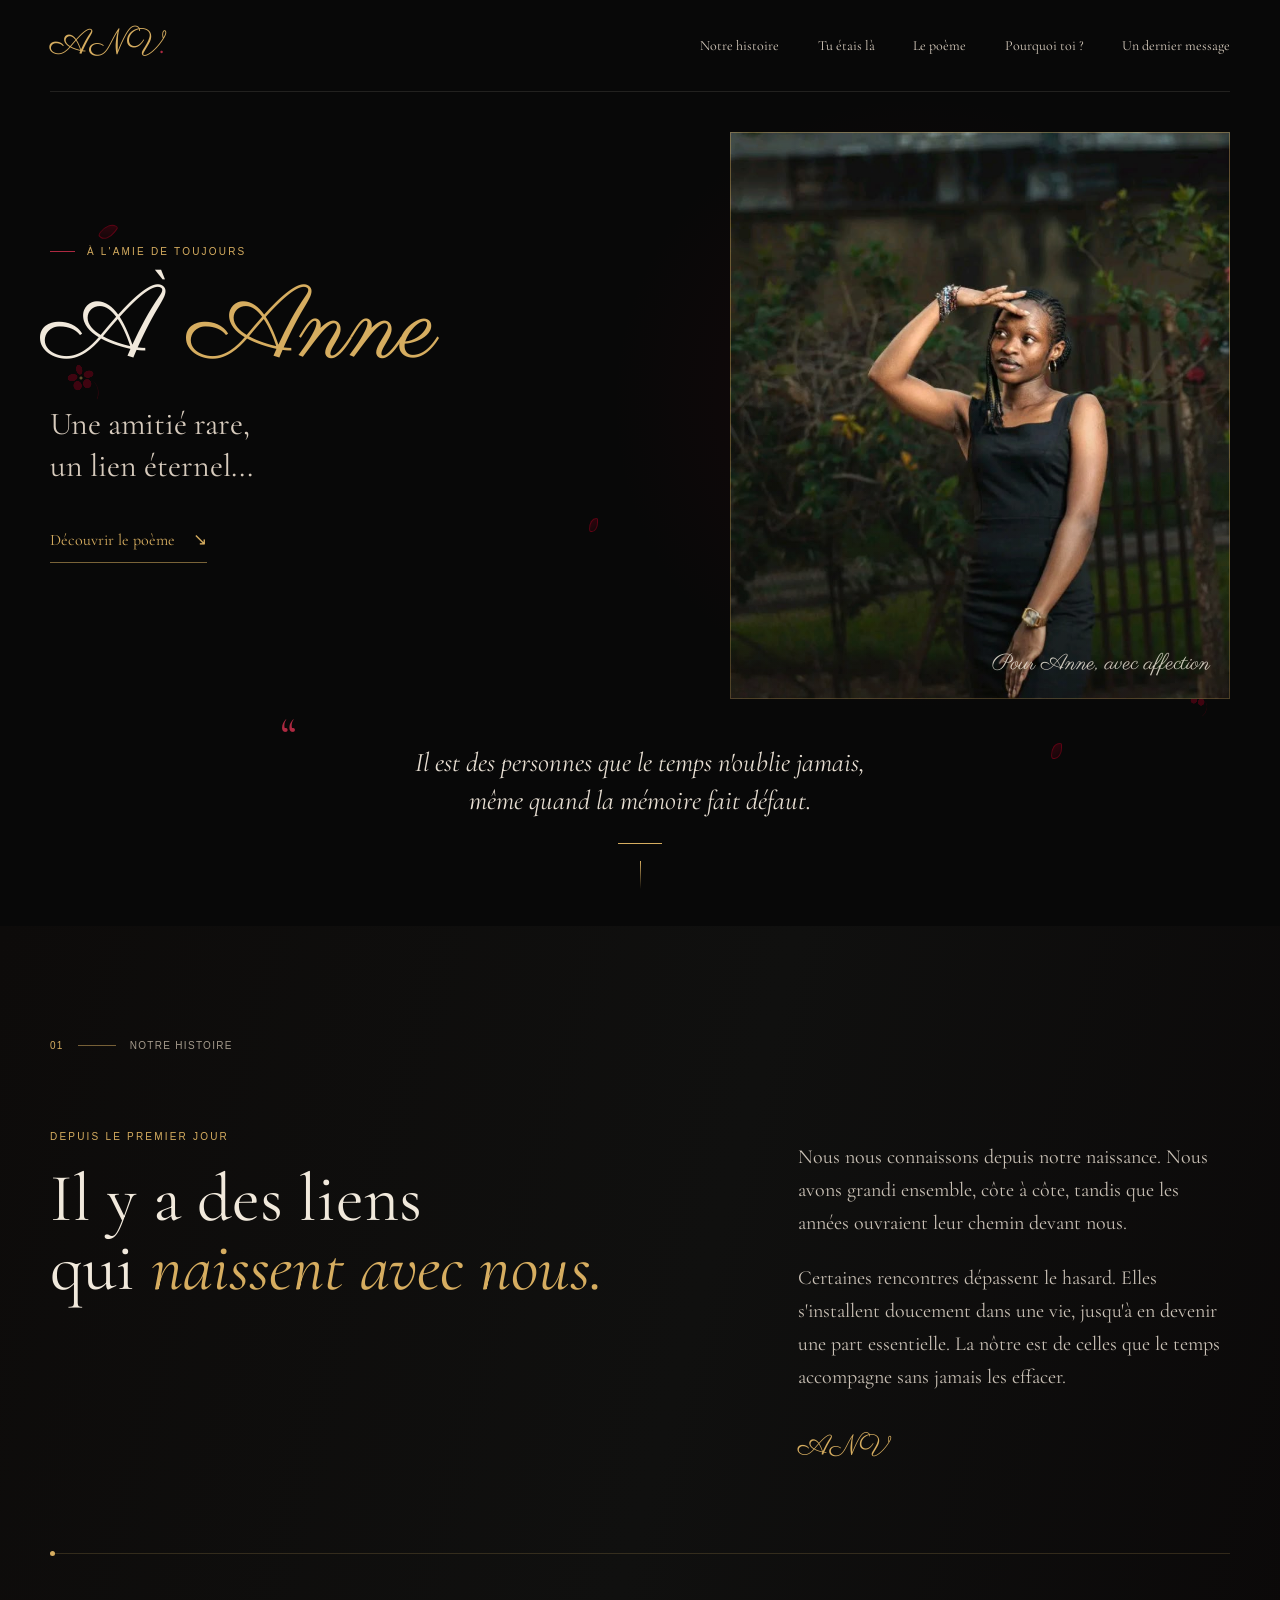
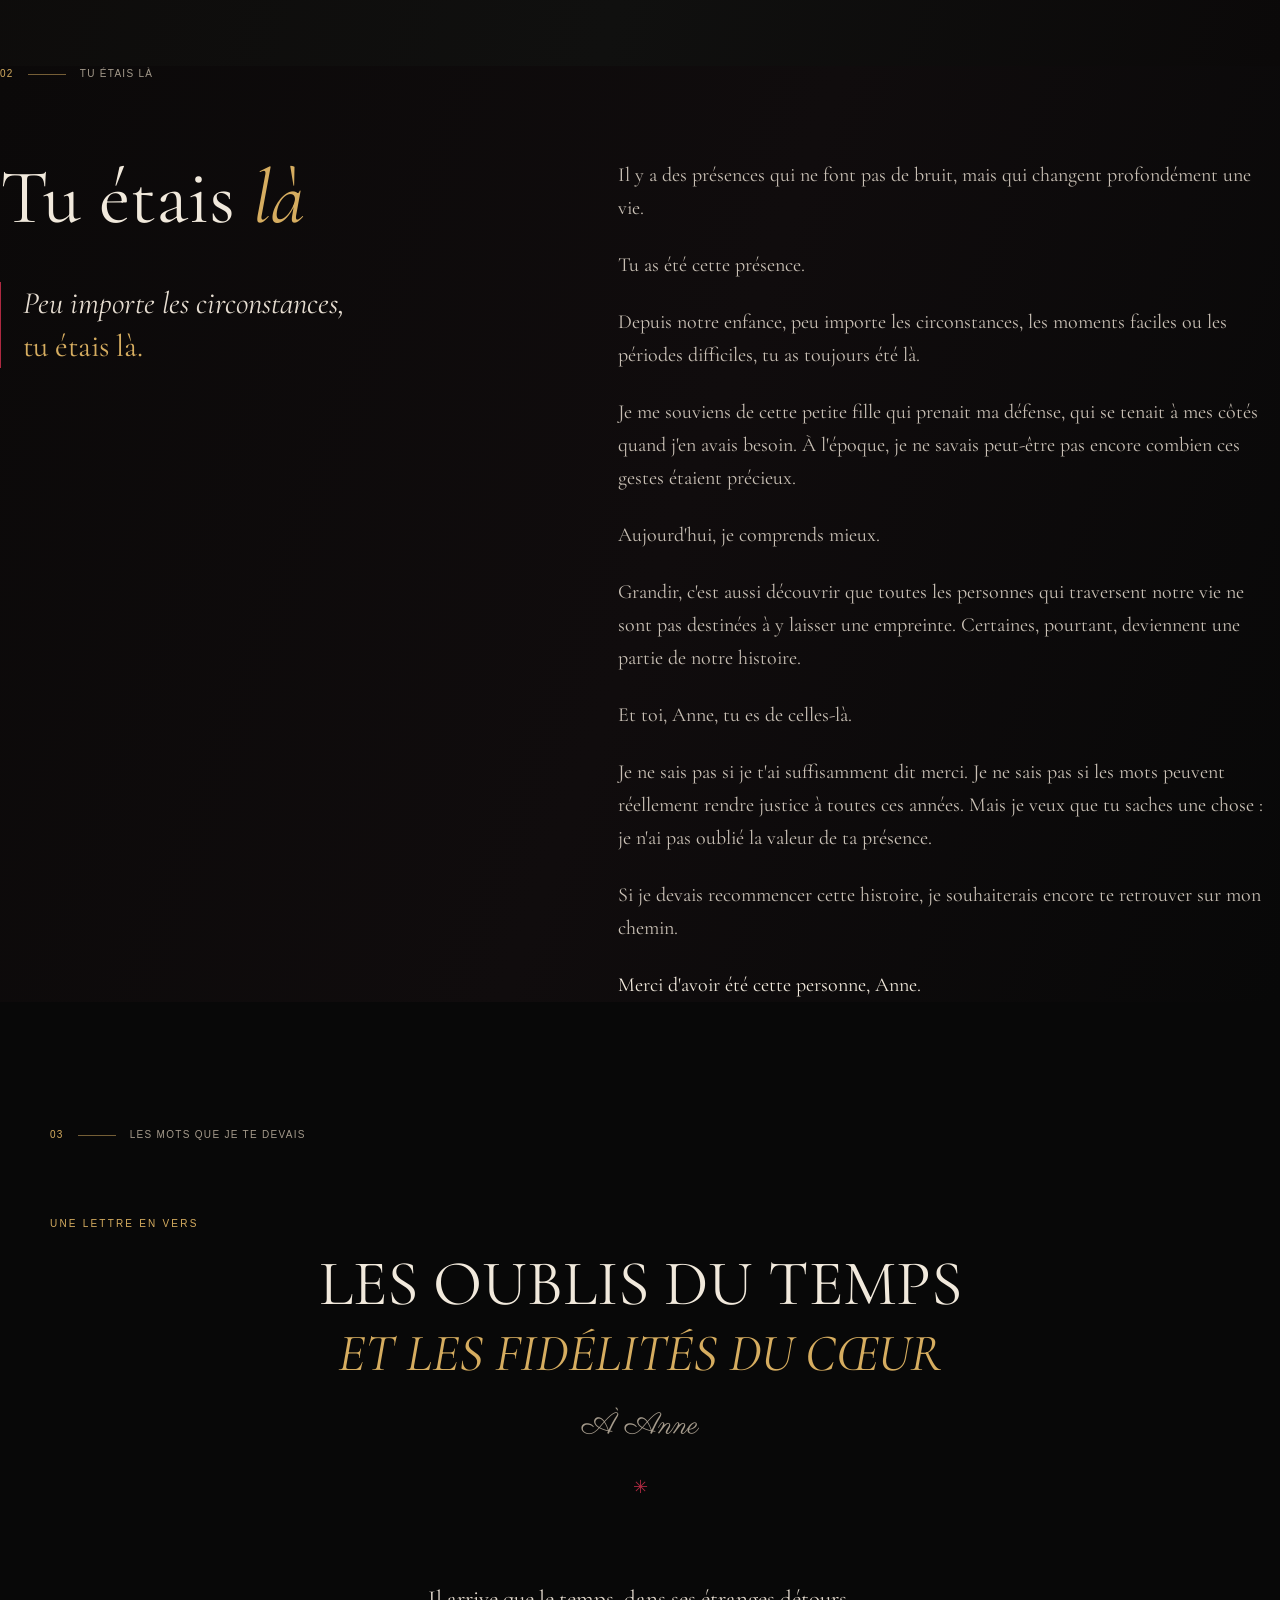
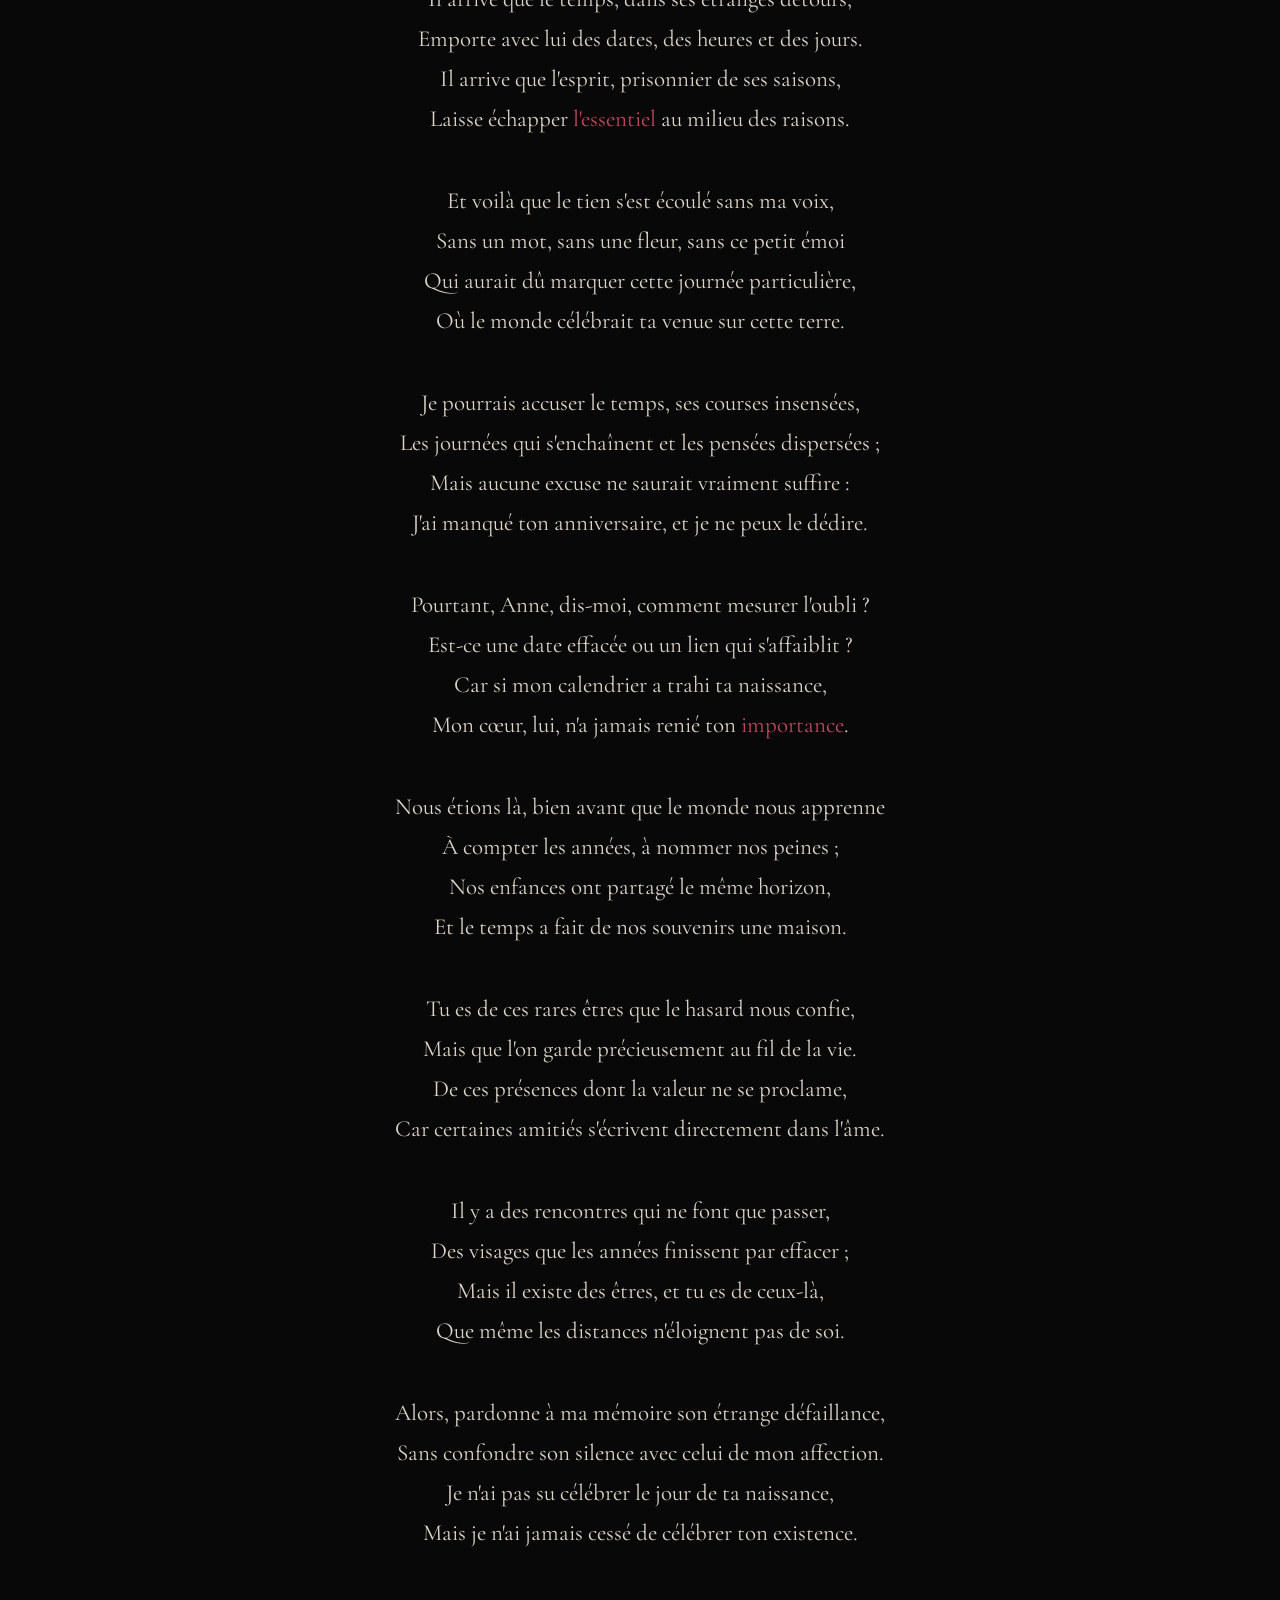
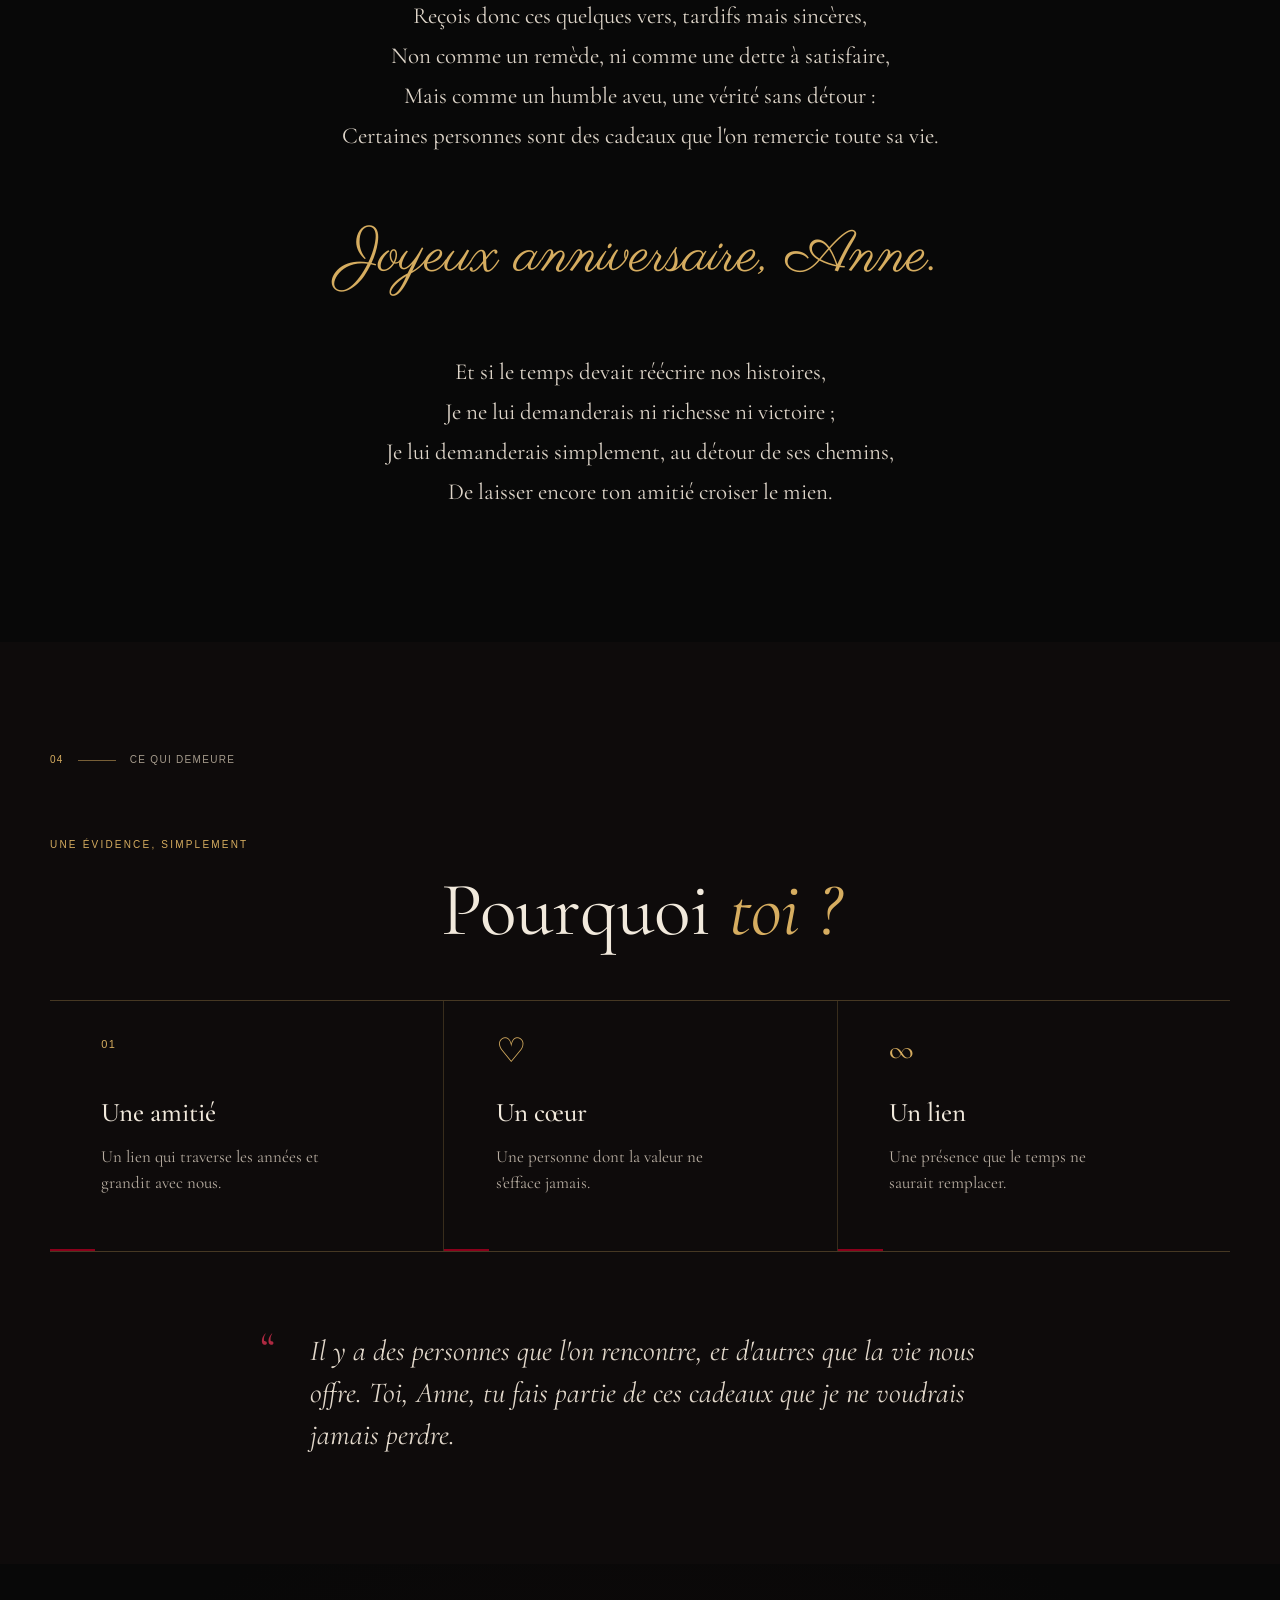
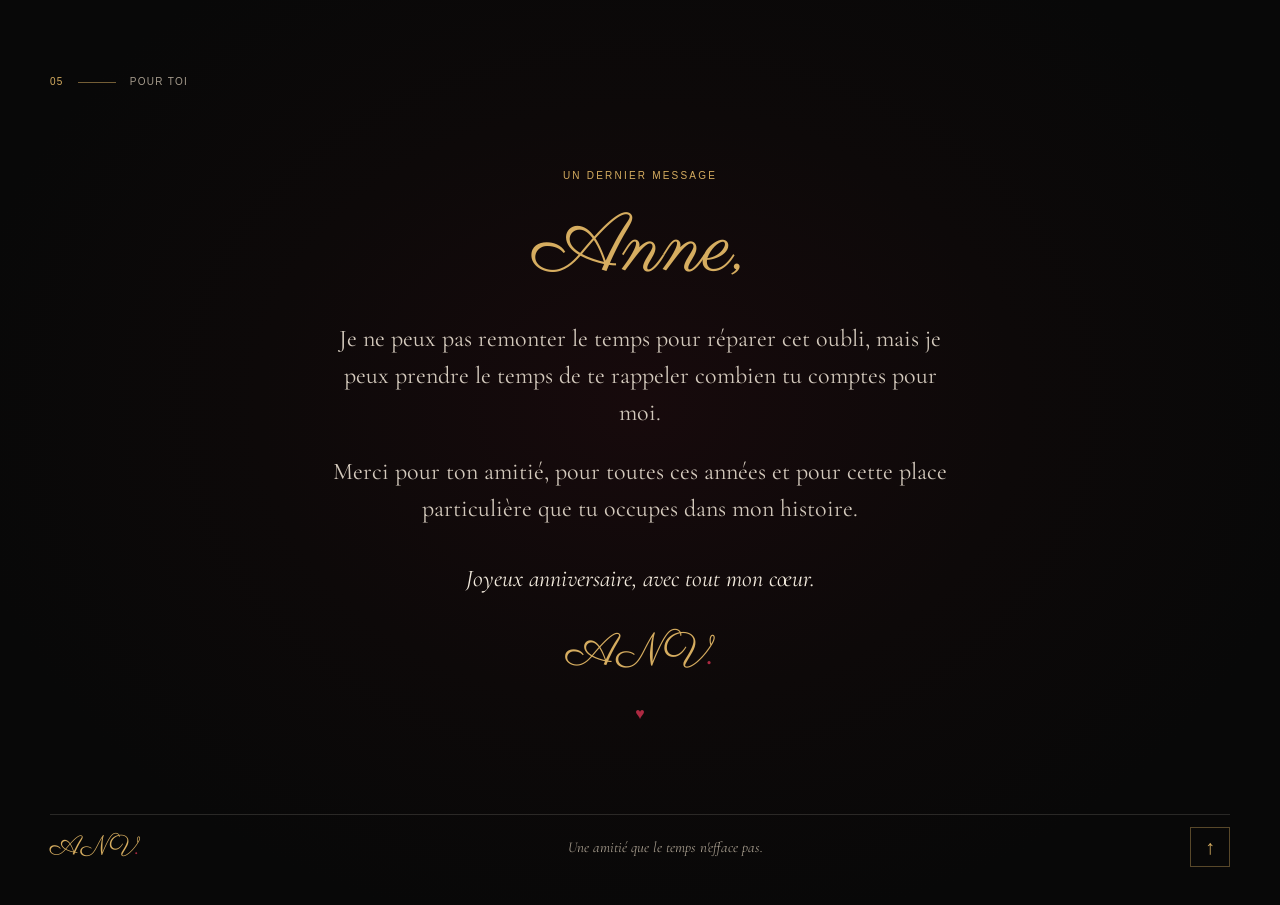
<file: index.html>
<!doctype html>
<html lang="fr">
<head>
  <meta charset="utf-8">
  <meta name="viewport" content="width=device-width, initial-scale=1">
  <meta name="theme-color" content="#080808">
  <meta name="description" content="À Anne, une amitié rare et un lien que le temps n'efface pas.">
  <title>À Anne — Une amitié que le temps n'efface pas</title>
  <link rel="preconnect" href="https://fonts.googleapis.com">
  <link rel="preconnect" href="https://fonts.gstatic.com" crossorigin>
  <link href="https://fonts.googleapis.com/css2?family=Cormorant+Garamond:wght@400;500;600;700&family=Parisienne&display=swap" rel="stylesheet">
  <link rel="stylesheet" href="style.css">
  <script src="script.js" defer></script>
</head>
<body>
  <a class="skip-link" href="#contenu">Aller au contenu</a>

  <header class="site-header" id="haut">
    <a class="wordmark" href="#accueil" aria-label="ANV, retour à l'accueil">ANV<span>.</span></a>
    <button class="menu-toggle" type="button" aria-expanded="false" aria-controls="navigation" aria-label="Ouvrir le menu">
      <span></span><span></span>
    </button>
    <nav class="site-nav" id="navigation" aria-label="Navigation principale">
      <a href="#histoire">Notre histoire</a>
      <a href="#tu-etais-la">Tu étais là</a>
      <a href="#poeme">Le poème</a>
      <a href="#pourquoi">Pourquoi toi ?</a>
      <a href="#message">Un dernier message</a>
    </nav>
  </header>

  <main id="contenu">
    <section class="hero section-shell" id="accueil" aria-labelledby="hero-title">
      <div class="hero-glow" aria-hidden="true"></div>
      <div class="rose-ornament rose-one" aria-hidden="true"></div>
      <div class="rose-ornament rose-two" aria-hidden="true"></div>
      <div class="petal petal-one" aria-hidden="true"></div>
      <div class="petal petal-two" aria-hidden="true"></div>
      <div class="petal petal-three" aria-hidden="true"></div>
      <div class="petal petal-four" aria-hidden="true"></div>

      <div class="hero-layout">
        <div class="hero-copy" data-reveal>
          <p class="eyebrow"><span></span> À l'amie de toujours</p>
          <h1 id="hero-title">À <em>Anne</em></h1>
          <p class="hero-subtitle">Une amitié rare,<br>un lien éternel...</p>
          <a class="text-link" href="#poeme">Découvrir le poème <span aria-hidden="true">↘</span></a>
        </div>

        <figure class="hero-portrait" data-reveal>
          <img src="images/anne.jpg" alt="Portrait d'Anne, vêtue d'une robe noire dans un jardin" width="853" height="1280" fetchpriority="high">
          <figcaption>Pour Anne, avec affection</figcaption>
        </figure>
      </div>

      <blockquote class="hero-quote" data-reveal>
        <span class="quote-mark" aria-hidden="true">“</span>
        <p>Il est des personnes que le temps n'oublie jamais,<br class="desktop-break"> même quand la mémoire fait défaut.</p>
        <span class="quote-rule" aria-hidden="true"></span>
      </blockquote>
      <a class="scroll-cue" href="#histoire" aria-label="Faire défiler vers notre histoire"><span></span></a>
    </section>

    <section class="story section-shell" id="histoire" aria-labelledby="story-title">
      <div class="section-index" data-reveal><span>01</span><span class="index-line"></span><span>Notre histoire</span></div>
      <div class="story-layout">
        <div class="story-heading" data-reveal>
          <p class="eyebrow">Depuis le premier jour</p>
          <h2 id="story-title">Il y a des liens<br>qui <em>naissent avec nous.</em></h2>
        </div>
        <div class="story-copy" data-reveal>
          <p>Nous nous connaissons depuis notre naissance. Nous avons grandi ensemble, côte à côte, tandis que les années ouvraient leur chemin devant nous.</p>
          <p>Certaines rencontres dépassent le hasard. Elles s'installent doucement dans une vie, jusqu'à en devenir une part essentielle. La nôtre est de celles que le temps accompagne sans jamais les effacer.</p>
          <span class="signature-small">ANV</span>
        </div>
      </div>
      <div class="story-baseline" aria-hidden="true"><span></span></div>
    </section>

    <section class="presence section-shell" id="tu-etais-la" aria-labelledby="presence-title">
      <div class="section-index" data-reveal><span>02</span><span class="index-line"></span><span>Tu étais là</span></div>
      <div class="presence-layout">
        <div class="presence-heading" data-reveal>
          <h2 id="presence-title">Tu étais <em>là</em></h2>
          <blockquote class="presence-highlight" data-reveal>Peu importe les circonstances,<br><em>tu étais là.</em></blockquote>
        </div>
        <div class="presence-copy">
          <p data-reveal>Il y a des présences qui ne font pas de bruit, mais qui changent profondément une vie.</p>
          <p data-reveal>Tu as été cette présence.</p>
          <p data-reveal>Depuis notre enfance, peu importe les circonstances, les moments faciles ou les périodes difficiles, tu as toujours été là.</p>
          <p data-reveal>Je me souviens de cette petite fille qui prenait ma défense, qui se tenait à mes côtés quand j'en avais besoin. À l'époque, je ne savais peut-être pas encore combien ces gestes étaient précieux.</p>
          <p data-reveal>Aujourd'hui, je comprends mieux.</p>
          <p data-reveal>Grandir, c'est aussi découvrir que toutes les personnes qui traversent notre vie ne sont pas destinées à y laisser une empreinte. Certaines, pourtant, deviennent une partie de notre histoire.</p>
          <p data-reveal>Et toi, Anne, tu es de celles-là.</p>
          <p data-reveal>Je ne sais pas si je t'ai suffisamment dit merci. Je ne sais pas si les mots peuvent réellement rendre justice à toutes ces années. Mais je veux que tu saches une chose : je n'ai pas oublié la valeur de ta présence.</p>
          <p data-reveal>Si je devais recommencer cette histoire, je souhaiterais encore te retrouver sur mon chemin.</p>
          <p data-reveal>Merci d'avoir été cette personne, Anne.</p>
        </div>
      </div>
    </section>

    <section class="poem-section section-shell" id="poeme" aria-labelledby="poem-title">
      <div class="section-index" data-reveal><span>03</span><span class="index-line"></span><span>Les mots que je te devais</span></div>
      <div class="poem-heading" data-reveal>
        <p class="eyebrow">Une lettre en vers</p>
        <h2 id="poem-title">LES OUBLIS DU TEMPS<br><em>ET LES FIDÉLITÉS DU CŒUR</em></h2>
        <p class="poem-dedication">À Anne</p>
        <span class="ornament" aria-hidden="true">✳</span>
      </div>

      <div class="poem" aria-label="Poème Les oublis du temps et les fidélités du cœur">
        <p class="stanza" data-reveal>Il arrive que le temps, dans ses étranges détours,<br>Emporte avec lui des dates, des heures et des jours.<br>Il arrive que l'esprit, prisonnier de ses saisons,<br>Laisse échapper <span class="accent">l'essentiel</span> au milieu des raisons.</p>

        <p class="stanza" data-reveal>Et voilà que le tien s'est écoulé sans ma voix,<br>Sans un mot, sans une fleur, sans ce petit émoi<br>Qui aurait dû marquer cette journée particulière,<br>Où le monde célébrait ta venue sur cette terre.</p>

        <p class="stanza" data-reveal>Je pourrais accuser le temps, ses courses insensées,<br>Les journées qui s'enchaînent et les pensées dispersées ;<br>Mais aucune excuse ne saurait vraiment suffire :<br>J'ai manqué ton anniversaire, et je ne peux le dédire.</p>

        <p class="stanza" data-reveal>Pourtant, Anne, dis-moi, comment mesurer l'oubli ?<br>Est-ce une date effacée ou un lien qui s'affaiblit ?<br>Car si mon calendrier a trahi ta naissance,<br>Mon cœur, lui, n'a jamais renié ton <span class="accent">importance</span>.</p>

        <p class="stanza" data-reveal>Nous étions là, bien avant que le monde nous apprenne<br>À compter les années, à nommer nos peines ;<br>Nos enfances ont partagé le même horizon,<br>Et le temps a fait de nos souvenirs une maison.</p>

        <p class="stanza" data-reveal>Tu es de ces rares êtres que le hasard nous confie,<br>Mais que l'on garde précieusement au fil de la vie.<br>De ces présences dont la valeur ne se proclame,<br>Car certaines amitiés s'écrivent directement dans l'âme.</p>

        <p class="stanza" data-reveal>Il y a des rencontres qui ne font que passer,<br>Des visages que les années finissent par effacer ;<br>Mais il existe des êtres, et tu es de ceux-là,<br>Que même les distances n'éloignent pas de soi.</p>

        <p class="stanza" data-reveal>Alors, pardonne à ma mémoire son étrange défaillance,<br>Sans confondre son silence avec celui de mon affection.<br>Je n'ai pas su célébrer le jour de ta naissance,<br>Mais je n'ai jamais cessé de célébrer ton existence.</p>

        <p class="stanza" data-reveal>Reçois donc ces quelques vers, tardifs mais sincères,<br>Non comme un remède, ni comme une dette à satisfaire,<br>Mais comme un humble aveu, une vérité sans détour :<br>Certaines personnes sont des cadeaux que l'on remercie toute sa vie.</p>

        <p class="birthday-line" data-reveal>Joyeux anniversaire, Anne.</p>

        <p class="stanza final-stanza" data-reveal>Et si le temps devait réécrire nos histoires,<br>Je ne lui demanderais ni richesse ni victoire ;<br>Je lui demanderais simplement, au détour de ses chemins,<br>De laisser encore ton amitié croiser le mien.</p>
      </div>
    </section>

    <section class="reasons section-shell" id="pourquoi" aria-labelledby="reasons-title">
      <div class="section-index" data-reveal><span>04</span><span class="index-line"></span><span>Ce qui demeure</span></div>
      <div class="reasons-heading" data-reveal>
        <p class="eyebrow">Une évidence, simplement</p>
        <h2 id="reasons-title">Pourquoi <em>toi ?</em></h2>
      </div>

      <div class="reason-grid">
        <article class="reason" data-reveal>
          <span class="reason-icon icon-years" aria-hidden="true">01</span>
          <h3>Une amitié</h3>
          <p>Un lien qui traverse les années et grandit avec nous.</p>
          <span class="reason-rule" aria-hidden="true"></span>
        </article>
        <article class="reason" data-reveal>
          <span class="reason-icon icon-heart" aria-hidden="true">♡</span>
          <h3>Un cœur</h3>
          <p>Une personne dont la valeur ne s'efface jamais.</p>
          <span class="reason-rule" aria-hidden="true"></span>
        </article>
        <article class="reason" data-reveal>
          <span class="reason-icon icon-infinity" aria-hidden="true">∞</span>
          <h3>Un lien</h3>
          <p>Une présence que le temps ne saurait remplacer.</p>
          <span class="reason-rule" aria-hidden="true"></span>
        </article>
      </div>

      <blockquote class="closing-quote" data-reveal>
        <span aria-hidden="true">“</span>
        <p>Il y a des personnes que l'on rencontre, et d'autres que la vie nous offre. Toi, Anne, tu fais partie de ces cadeaux que je ne voudrais jamais perdre.</p>
      </blockquote>
    </section>

    <section class="last-message section-shell" id="message" aria-labelledby="message-title">
      <div class="message-glow" aria-hidden="true"></div>
      <div class="section-index" data-reveal><span>05</span><span class="index-line"></span><span>Pour toi</span></div>
      <div class="letter" data-reveal>
        <p class="eyebrow">Un dernier message</p>
        <h2 id="message-title">Anne,</h2>
        <p>Je ne peux pas remonter le temps pour réparer cet oubli, mais je peux prendre le temps de te rappeler combien tu comptes pour moi.</p>
        <p>Merci pour ton amitié, pour toutes ces années et pour cette place particulière que tu occupes dans mon histoire.</p>
        <p class="letter-wish">Joyeux anniversaire, avec tout mon cœur.</p>
        <p class="signature">ANV<span>.</span></p>
        <span class="heart-seal" aria-label="Avec affection">♥</span>
      </div>
      <footer class="site-footer">
        <a class="footer-mark" href="#accueil">ANV<span>.</span></a>
        <p>Une amitié que le temps n'efface pas.</p>
        <a class="back-to-top" href="#accueil" aria-label="Revenir en haut de page" title="Revenir en haut">↑</a>
      </footer>
    </section>
  </main>
</body>
</html>
</file>
<file: style.css>
:root {
  color-scheme: dark;
  --ink: #080808;
  --ink-soft: #10100f;
  --ivory: #f1e9dc;
  --muted: #a59b8c;
  --wine: #8b001b;
  --wine-light: #ad2941;
  --champagne: #d6ad60;
  --serif: "Cormorant Garamond", "Palatino Linotype", Georgia, serif;
  --script: "Parisienne", "Segoe Script", "Brush Script MT", cursive;
  --content: 1180px;
}

* { box-sizing: border-box; }

html {
  scroll-behavior: smooth;
  scroll-padding-top: 88px;
  background: var(--ink);
}

body {
  margin: 0;
  background: var(--ink);
  color: var(--ivory);
  font-family: var(--serif);
  font-size: 19px;
  font-weight: 400;
  line-height: 1.65;
  -webkit-font-smoothing: antialiased;
}

body::before {
  position: fixed;
  z-index: -1;
  inset: 0;
  background: radial-gradient(ellipse at 70% 8%, rgb(91 0 22 / 9%), transparent 34%),
    radial-gradient(ellipse at 8% 65%, rgb(214 173 96 / 4%), transparent 28%);
  content: "";
  pointer-events: none;
}

a { color: inherit; text-decoration: none; }
button { font: inherit; }
::selection { color: var(--ink); background: var(--champagne); }

:focus-visible {
  outline: 1px solid var(--champagne);
  outline-offset: 5px;
}

.skip-link {
  position: fixed;
  z-index: 20;
  top: 10px;
  left: 10px;
  padding: 8px 14px;
  transform: translateY(-160%);
  background: var(--ivory);
  color: var(--ink);
}

.skip-link:focus { transform: translateY(0); }

.site-header {
  position: absolute;
  z-index: 10;
  top: 0;
  left: 50%;
  display: flex;
  width: min(var(--content), calc(100% - 88px));
  height: 92px;
  align-items: center;
  justify-content: space-between;
  transform: translateX(-50%);
  border-bottom: 1px solid rgb(241 233 220 / 11%);
}

.wordmark, .footer-mark {
  color: var(--champagne);
  font-family: var(--script);
  font-size: 35px;
  line-height: 1;
}

.wordmark span, .footer-mark span, .signature span { color: var(--wine-light); }

.site-nav { display: flex; align-items: center; gap: clamp(20px, 3vw, 46px); }

.site-nav a {
  color: #d5cabc;
  font-size: 14px;
  letter-spacing: 0;
  transition: color 180ms ease;
}

.site-nav a:hover, .site-nav a[aria-current="location"] { color: var(--champagne); }

.menu-toggle {
  display: none;
  width: 44px;
  height: 44px;
  padding: 12px 9px;
  border: 1px solid rgb(214 173 96 / 35%);
  background: transparent;
  color: var(--ivory);
  cursor: pointer;
}

.menu-toggle span {
  display: block;
  height: 1px;
  margin: 5px 0;
  background: var(--champagne);
  transition: transform 180ms ease;
}

.section-shell { position: relative; overflow: hidden; }

.hero {
  display: flex;
  min-height: max(780px, 100svh);
  flex-direction: column;
  justify-content: center;
  padding: 132px max(44px, calc((100vw - var(--content)) / 2)) 82px;
  isolation: isolate;
}

.hero-glow, .message-glow {
  position: absolute;
  z-index: -1;
  width: 620px;
  height: 620px;
  border-radius: 50%;
  background: radial-gradient(circle, rgb(105 0 25 / 21%) 0, rgb(105 0 25 / 8%) 34%, transparent 70%);
  pointer-events: none;
}

.hero-glow { top: 10%; right: 4%; }

.rose-ornament {
  position: absolute;
  z-index: -1;
  width: 34px;
  height: 34px;
  background:
    radial-gradient(ellipse at 50% 19%, #8b001b 0 15%, transparent 17%),
    radial-gradient(ellipse at 80% 42%, #8b001b 0 15%, transparent 17%),
    radial-gradient(ellipse at 68% 75%, #8b001b 0 15%, transparent 17%),
    radial-gradient(ellipse at 32% 75%, #8b001b 0 15%, transparent 17%),
    radial-gradient(ellipse at 20% 42%, #8b001b 0 15%, transparent 17%),
    radial-gradient(circle at 50% 50%, var(--champagne) 0 7%, transparent 9%);
  opacity: .42;
  pointer-events: none;
}

.rose-ornament::after {
  position: absolute;
  top: 25px;
  left: 22px;
  width: 15px;
  height: 20px;
  transform: rotate(32deg);
  border-right: 1px solid rgb(139 0 27 / 70%);
  border-radius: 0 100% 0 0;
  content: "";
}

.rose-one { top: 39%; left: 5%; transform: scale(.8) rotate(-12deg); }
.rose-two { right: 5%; bottom: 23%; transform: scale(.62) rotate(16deg); }

.hero-layout {
  display: grid;
  width: min(100%, var(--content));
  min-height: 540px;
  align-items: center;
  grid-template-columns: 0.9fr 1.1fr;
  gap: clamp(40px, 8vw, 120px);
  margin: 0 auto;
}

.hero-copy { position: relative; z-index: 2; padding-bottom: 24px; }

.eyebrow {
  display: flex;
  align-items: center;
  gap: 12px;
  margin: 0 0 22px;
  color: var(--champagne);
  font-family: "Segoe UI", sans-serif;
  font-size: 10px;
  font-weight: 500;
  letter-spacing: 0.22em;
  line-height: 1.5;
  text-transform: uppercase;
}

.eyebrow > span {
  width: 25px;
  height: 1px;
  background: var(--wine-light);
}

.hero h1 {
  margin: 0 0 2px -8px;
  color: var(--ivory);
  font-family: var(--script);
  font-size: clamp(78px, 8vw, 112px);
  font-weight: 400;
  line-height: 0.98;
  white-space: nowrap;
}

.hero h1 em { color: var(--champagne); font-style: normal; }

.hero-subtitle {
  margin: 22px 0 37px;
  color: #d7cbbd;
  font-size: clamp(24px, 2.5vw, 34px);
  line-height: 1.3;
}

.text-link {
  display: inline-flex;
  align-items: center;
  gap: 18px;
  padding-bottom: 8px;
  border-bottom: 1px solid rgb(214 173 96 / 55%);
  color: var(--champagne);
  font-size: 16px;
  transition: gap 180ms ease, color 180ms ease;
}

.text-link:hover { gap: 25px; color: var(--ivory); }
.text-link span { font-family: sans-serif; font-size: 17px; }

.hero-portrait {
  position: relative;
  width: min(100%, 500px);
  height: clamp(450px, 63vh, 680px);
  justify-self: end;
  margin: 0;
  isolation: isolate;
}

.hero-portrait::before {
  position: absolute;
  z-index: 1;
  inset: 0;
  border: 1px solid rgb(214 173 96 / 40%);
  content: "";
  pointer-events: none;
}

.hero-portrait::after {
  position: absolute;
  z-index: 1;
  inset: 45% 0 0;
  background: linear-gradient(transparent, rgb(8 8 8 / 30%));
  content: "";
  pointer-events: none;
}

.hero-portrait img {
  display: block;
  width: 100%;
  height: 100%;
  object-fit: cover;
  object-position: center 29%;
}

.hero-portrait figcaption {
  position: absolute;
  z-index: 2;
  right: 20px;
  bottom: 17px;
  color: rgb(241 233 220 / 84%);
  font-family: var(--script);
  font-size: 22px;
}

.hero-quote {
  position: relative;
  width: min(100%, 720px);
  margin: 45px auto 0;
  padding: 0 38px;
  text-align: center;
}

.hero-quote p {
  margin: 0;
  color: #e6ddd1;
  font-size: clamp(20px, 2.2vw, 27px);
  font-style: italic;
  line-height: 1.4;
}

.quote-mark {
  position: absolute;
  top: -34px;
  left: 0;
  color: var(--wine-light);
  font-family: var(--serif);
  font-size: 50px;
  line-height: 1;
}

.quote-rule {
  display: block;
  width: 44px;
  height: 1px;
  margin: 23px auto 0;
  background: var(--champagne);
}

.scroll-cue {
  position: absolute;
  right: 50%;
  bottom: 23px;
  display: grid;
  width: 28px;
  height: 42px;
  place-items: start center;
  transform: translateX(50%);
}

.scroll-cue span {
  width: 1px;
  height: 28px;
  transform-origin: top;
  background: linear-gradient(var(--champagne), transparent);
  animation: cue 2.2s ease-in-out infinite;
}

.petal {
  position: absolute;
  z-index: -1;
  width: 12px;
  height: 19px;
  border: 1px solid rgb(139 0 27 / 54%);
  border-radius: 85% 15% 75% 25%;
  background: linear-gradient(145deg, rgb(139 0 27 / 34%), rgb(62 0 12 / 14%));
  animation: petal-drift 13s ease-in-out infinite;
  pointer-events: none;
}

.petal-one { top: 24%; left: 8%; transform: rotate(38deg); }
.petal-two { top: 56%; left: 46%; width: 9px; height: 14px; animation-delay: -4s; }
.petal-three { top: 18%; right: 11%; width: 8px; height: 13px; animation-delay: -8s; }
.petal-four { right: 17%; bottom: 18%; width: 11px; height: 16px; animation-delay: -2s; }

.story, .poem-section, .reasons, .last-message { padding: 112px max(44px, calc((100vw - var(--content)) / 2)); }

.section-index {
  display: flex;
  align-items: center;
  gap: 14px;
  color: var(--muted);
  font-family: "Segoe UI", sans-serif;
  font-size: 10px;
  letter-spacing: 0.13em;
  text-transform: uppercase;
}

.section-index > span:first-child { color: var(--champagne); }
.index-line { width: 38px; height: 1px; background: rgb(214 173 96 / 52%); }

.story { background: linear-gradient(105deg, #0d0b0a, #10100f 54%, #0b0909); }

.story-layout {
  display: grid;
  grid-template-columns: 1.1fr 0.8fr;
  gap: clamp(50px, 12vw, 180px);
  margin: 75px auto 0;
}

.story-heading .eyebrow, .reasons-heading .eyebrow, .poem-heading .eyebrow { margin-bottom: 20px; }

.story h2, .reasons h2, .poem-heading h2 {
  margin: 0;
  font-size: clamp(42px, 5.3vw, 70px);
  font-weight: 400;
  line-height: 1.02;
}

.story h2 em, .reasons h2 em, .poem-heading h2 em { color: var(--champagne); font-weight: 400; }

.story-copy { max-width: 430px; padding-top: 12px; color: #c9c0b5; font-size: 20px; }
.story-copy p { margin: 0 0 22px; }
.signature-small { display: inline-block; margin-top: 9px; color: var(--champagne); font-family: var(--script); font-size: 28px; }

.story-baseline { display: flex; max-width: 100%; align-items: center; margin-top: 82px; }
.story-baseline::before { width: 100%; height: 1px; background: rgb(214 173 96 / 19%); content: ""; }
.story-baseline span { position: absolute; width: 5px; height: 5px; border-radius: 50%; background: var(--champagne); }

.presence { background: linear-gradient(110deg, #0b0909, #100c0d 52%, #080808); }

.presence-layout {
  display: grid;
  grid-template-columns: .85fr 1.15fr;
  gap: clamp(54px, 10vw, 145px);
  margin: 76px auto 0;
}

.presence-heading h2 {
  margin: 0;
  font-size: clamp(50px, 6vw, 78px);
  font-weight: 400;
  line-height: 1.02;
}

.presence-heading h2 em { color: var(--champagne); font-weight: 400; }

.presence-highlight {
  margin: 45px 0 0;
  padding: 0 0 0 22px;
  border-left: 1px solid var(--wine-light);
  color: #e6ddd1;
  font-size: clamp(23px, 2.5vw, 31px);
  font-style: italic;
  line-height: 1.38;
}

.presence-highlight em { color: var(--champagne); font-style: normal; }

.presence-copy {
  max-width: 650px;
  color: #c9c0b5;
  font-size: 20px;
}

.presence-copy p { margin: 0 0 24px; }
.presence-copy p:last-child { margin-bottom: 0; color: var(--ivory); }

.poem-section { padding-top: 125px; padding-bottom: 130px; }
.poem-heading { position: relative; margin: 73px auto 76px; text-align: center; }
.poem-heading h2 { font-size: clamp(39px, 5vw, 67px); text-transform: uppercase; }
.poem-heading h2 em { font-size: 0.82em; text-transform: none; }
.poem-dedication { margin: 20px 0 0; color: var(--muted); font-family: var(--script); font-size: 30px; }
.ornament { display: block; margin-top: 22px; color: var(--wine-light); font-size: 18px; }

.poem {
  width: min(100%, 740px);
  margin: 0 auto;
  color: #ded5c9;
  font-size: clamp(19px, 2vw, 23px);
  line-height: 1.74;
  text-align: center;
}

.stanza { margin: 0 0 42px; }
.accent { color: #c14a5f; }

.birthday-line {
  margin: 66px 0 61px;
  color: var(--champagne);
  font-family: var(--script);
  font-size: clamp(38px, 5vw, 58px);
  line-height: 1.2;
}

.final-stanza { margin-bottom: 0; }

.reasons { padding-top: 110px; padding-bottom: 108px; background: #0e0b0b; }
.reasons-heading { margin: 68px 0 51px; text-align: center; }
.reasons h2 { font-size: clamp(48px, 6vw, 76px); }

.reason-grid {
  display: grid;
  grid-template-columns: repeat(3, 1fr);
  border-top: 1px solid rgb(214 173 96 / 28%);
  border-bottom: 1px solid rgb(214 173 96 / 28%);
}

.reason {
  position: relative;
  min-height: 250px;
  padding: 34px clamp(22px, 4vw, 55px) 40px;
}

.reason + .reason { border-left: 1px solid rgb(214 173 96 / 21%); }
.reason-icon { display: block; height: 42px; color: var(--champagne); }
.icon-years { font-family: "Segoe UI", sans-serif; font-size: 11px; letter-spacing: 0.14em; }
.icon-heart { font-size: 34px; line-height: 1; }
.icon-infinity { font-size: 30px; line-height: 1; }
.reason h3 { margin: 14px 0 8px; font-size: 27px; font-weight: 500; }
.reason p { max-width: 245px; margin: 0; color: #b7ada1; font-size: 17px; line-height: 1.55; }
.reason-rule { position: absolute; bottom: 0; left: 0; width: 45px; height: 2px; background: var(--wine); }

.closing-quote {
  display: grid;
  max-width: 760px;
  grid-template-columns: 35px 1fr;
  gap: 15px;
  margin: 73px auto 0;
}

.closing-quote > span { color: var(--wine-light); font-size: 45px; line-height: 1; }
.closing-quote p { margin: 5px 0 0; color: #e1d7ca; font-size: clamp(22px, 2.5vw, 29px); font-style: italic; line-height: 1.45; }

.last-message { min-height: 840px; padding-top: 110px; padding-bottom: 25px; background: radial-gradient(ellipse at 50% 47%, #170a0c 0, #0d0909 42%, var(--ink) 76%); }
.message-glow { top: 20%; left: 50%; transform: translateX(-50%); }

.letter {
  position: relative;
  width: min(100%, 690px);
  margin: 77px auto 85px;
  padding: 0 38px;
  text-align: center;
}

.letter .eyebrow { justify-content: center; }
.letter h2 { margin: 0 0 25px; color: var(--champagne); font-family: var(--script); font-size: clamp(54px, 8vw, 82px); font-weight: 400; line-height: 1.1; }
.letter > p:not(.eyebrow):not(.signature) { margin: 0 auto 21px; color: #d3c9bc; font-size: clamp(20px, 2.2vw, 24px); line-height: 1.55; }
.letter .letter-wish { padding-top: 12px; color: var(--ivory) !important; font-style: italic; }
.signature { margin: 34px 0 0; color: var(--champagne); font-family: var(--script); font-size: 45px; line-height: 1; }
.heart-seal { display: inline-block; margin-top: 25px; color: var(--wine-light); font-size: 16px; }

.site-footer {
  display: flex;
  min-height: 66px;
  align-items: center;
  justify-content: space-between;
  border-top: 1px solid rgb(241 233 220 / 14%);
}

.footer-mark { font-size: 27px; }
.site-footer p { margin: 0; color: var(--muted); font-size: 15px; font-style: italic; }

.back-to-top {
  display: grid;
  width: 40px;
  height: 40px;
  place-items: center;
  border: 1px solid rgb(214 173 96 / 39%);
  color: var(--champagne);
  font-family: "Segoe UI", sans-serif;
  font-size: 20px;
  transition: color 180ms ease, background 180ms ease;
}

.back-to-top:hover { background: var(--champagne); color: var(--ink); }

.js-ready [data-reveal] { opacity: 0; transform: translateY(20px); transition: opacity 760ms ease, transform 760ms cubic-bezier(.2, .65, .25, 1); }
.js-ready [data-reveal].is-visible { opacity: 1; transform: translateY(0); }
.poem .stanza:nth-child(2n) { transition-delay: 80ms; }

@keyframes cue {
  0%, 100% { transform: scaleY(.65); opacity: .5; }
  50% { transform: scaleY(1); opacity: 1; }
}

@keyframes petal-drift {
  0%, 100% { translate: 0 0; rotate: 0deg; opacity: .35; }
  50% { translate: 16px 27px; rotate: 25deg; opacity: .75; }
}

@media (max-width: 900px) {
  .site-header { width: calc(100% - 52px); height: 78px; }
  .hero { min-height: 740px; padding-right: 36px; padding-left: 36px; }
  .hero-layout { grid-template-columns: .9fr 1.1fr; gap: 36px; }
  .hero-portrait { height: min(59vh, 590px); }
  .story, .poem-section, .reasons, .last-message { padding-right: 36px; padding-left: 36px; }
  .story-layout { gap: 55px; }
  .presence-layout { gap: 48px; }
}

@media (max-width: 640px) {
  html { scroll-padding-top: 68px; }
  body { font-size: 17px; }
  .site-header { width: calc(100% - 40px); height: 70px; }
  .wordmark { font-size: 31px; }
  .menu-toggle { display: block; }
  .menu-toggle[aria-expanded="true"] span:first-child { transform: translateY(3px) rotate(45deg); }
  .menu-toggle[aria-expanded="true"] span:last-child { transform: translateY(-3px) rotate(-45deg); }
  .site-nav {
    position: absolute;
    top: 69px;
    right: 0;
    left: 0;
    display: flex;
    align-items: stretch;
    flex-direction: column;
    gap: 0;
    padding: 8px 20px;
    border: 1px solid rgb(214 173 96 / 20%);
    background: rgb(8 8 8 / 97%);
    opacity: 0;
    pointer-events: none;
    transform: translateY(-7px);
    transition: opacity 180ms ease, transform 180ms ease;
  }
  .site-nav.is-open { opacity: 1; pointer-events: auto; transform: translateY(0); }
  .site-nav a { padding: 12px 3px; border-bottom: 1px solid rgb(241 233 220 / 8%); font-size: 16px; }
  .site-nav a:last-child { border-bottom: 0; }
  .hero { min-height: auto; padding: 100px 24px 68px; }
  .hero-layout { min-height: auto; grid-template-columns: 1fr; gap: 28px; }
  .hero-copy { padding: 0 0 0 4px; }
  .hero .eyebrow { margin-bottom: 12px; }
  .hero h1 { margin-left: -4px; font-size: clamp(76px, 22vw, 112px); }
  .hero-subtitle { margin: 10px 0 21px; font-size: 24px; }
  .text-link { font-size: 15px; }
  .hero-portrait { width: min(100%, 420px); height: min(112vw, 510px); justify-self: center; }
  .hero-portrait img { object-position: center 27%; }
  .hero-quote { margin-top: 35px; padding: 0 17px; }
  .hero-quote p { font-size: 20px; }
  .quote-mark { top: -28px; left: -1px; font-size: 40px; }
  .desktop-break { display: none; }
  .scroll-cue { display: none; }
  .petal-one { top: 18%; left: auto; right: 8%; }
  .petal-two { top: 48%; left: 5%; }
  .petal-three { top: 69%; right: 6%; }
  .petal-four { right: 15%; bottom: 5%; }
  .story, .presence, .poem-section, .reasons, .last-message { padding: 78px 24px; }
  .story-layout { grid-template-columns: 1fr; gap: 27px; margin-top: 50px; }
  .story h2 { font-size: clamp(42px, 12vw, 58px); }
  .story-copy { max-width: 100%; padding-top: 0; font-size: 18px; }
  .story-baseline { margin-top: 45px; }
  .presence-layout { grid-template-columns: 1fr; gap: 33px; margin-top: 50px; }
  .presence-heading h2 { font-size: clamp(48px, 13vw, 64px); }
  .presence-highlight { margin-top: 25px; padding-left: 17px; font-size: 23px; }
  .presence-copy { font-size: 18px; }
  .presence-copy p { margin-bottom: 20px; }
  .section-index { font-size: 9px; gap: 10px; }
  .index-line { width: 24px; }
  .poem-heading { margin: 53px auto 55px; }
  .poem-heading h2 { font-size: clamp(34px, 9.6vw, 48px); }
  .poem-heading h2 em { font-size: .79em; }
  .poem { font-size: 18px; line-height: 1.63; }
  .stanza { margin-bottom: 33px; }
  .birthday-line { margin: 48px 0 43px; font-size: 40px; }
  .reasons-heading { margin: 52px 0 35px; }
  .reasons h2 { font-size: 58px; }
  .reason-grid { grid-template-columns: 1fr; }
  .reason { min-height: 0; padding: 24px 5px 26px; }
  .reason + .reason { border-top: 1px solid rgb(214 173 96 / 21%); border-left: 0; }
  .reason-icon { float: right; height: 34px; }
  .reason h3 { margin: 2px 0 5px; font-size: 25px; }
  .reason p { max-width: 280px; }
  .reason-rule { width: 32px; }
  .closing-quote { grid-template-columns: 24px 1fr; gap: 7px; margin-top: 50px; }
  .closing-quote > span { font-size: 36px; }
  .closing-quote p { font-size: 22px; }
  .last-message { min-height: 0; padding-top: 78px; padding-bottom: 19px; }
  .letter { margin: 55px auto 63px; padding: 0 3px; }
  .letter > p:not(.eyebrow):not(.signature) { font-size: 19px; }
  .letter h2 { margin-bottom: 21px; }
  .signature { margin-top: 28px; }
  .site-footer { min-height: 58px; gap: 12px; }
  .footer-mark { font-size: 24px; }
  .site-footer p { max-width: 180px; font-size: 13px; text-align: center; }
  .back-to-top { width: 36px; height: 36px; }
}

@media (prefers-reduced-motion: reduce) {
  *, *::before, *::after {
    scroll-behavior: auto !important;
    animation-duration: 0.01ms !important;
    animation-iteration-count: 1 !important;
    transition-duration: 0.01ms !important;
  }
  [data-reveal] { opacity: 1; transform: none; }
}
</file>
